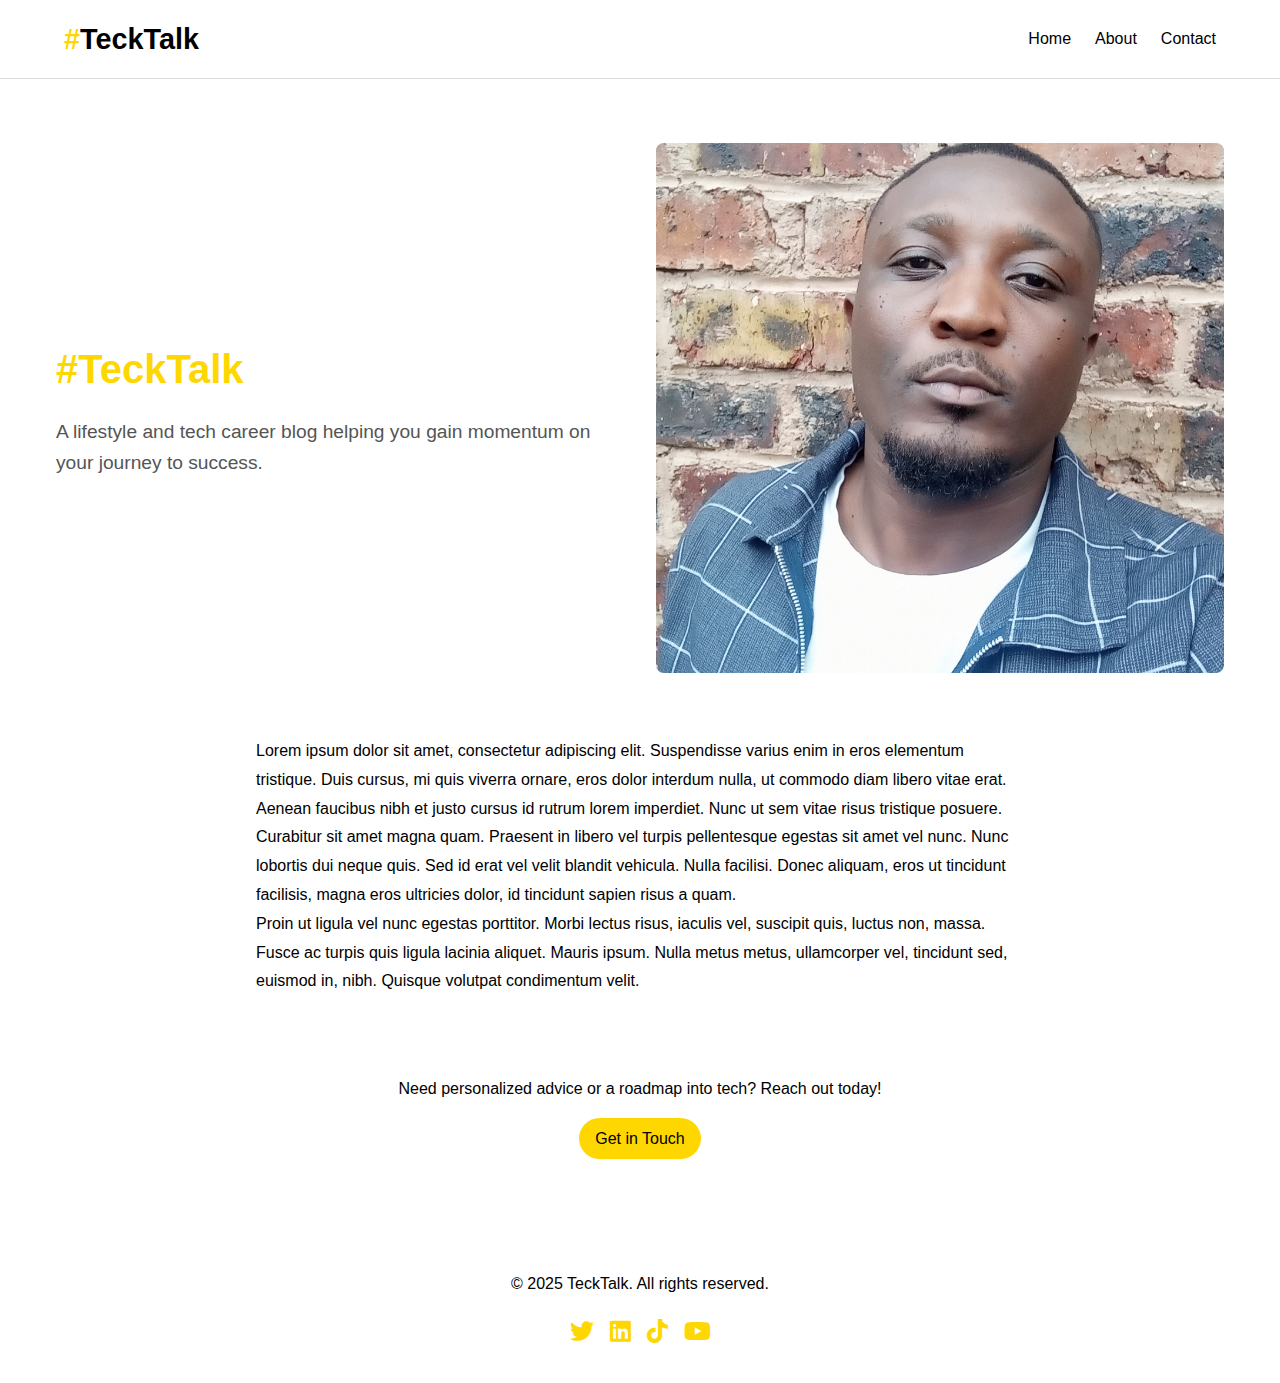
<file: about.html>
<!DOCTYPE html>
<html lang="en">
<head>
  <meta charset="UTF-8">
  <meta name="viewport" content="width=device-width, initial-scale=1.0">
  <title>TeckTalk</title>
  <link href="https://fonts.googleapis.com/css2?family=Inter:wght@400;700&display=swap" rel="stylesheet">
  <link rel="stylesheet" href="styles/style.css">
  <link rel="stylesheet" href="https://cdnjs.cloudflare.com/ajax/libs/font-awesome/5.15.4/css/all.min.css">
</head>
<body>
  <header class="navbar">
    <div class="container">
      <h1 class="logo"><span class="hashtag">#</span>TeckTalk</h1>
      <button class="hamburger" id="hamburger-btn">&#9776;</button>
      <nav>
        <ul class="nav-links">
          <li><a href="index.html">Home</a></li>
          <li><a href="about.html">About</a></li>
          <li><a href="contact.html">Contact</a></li>
        </ul>
      </nav>
    </div>
  </header>

  <section class="hero">
    <div class="hero-text">
      <h2>#TeckTalk</h2>
      <p>A lifestyle and tech career blog helping you gain momentum on your journey to success.</p>
    </div>
    <div class="profile-image">
      <img src="images/profile-image.jpg" alt="Profile Image">
    </div>
  </section>

  <section class="article-content">
    <p>Lorem ipsum dolor sit amet, consectetur adipiscing elit. Suspendisse varius enim in eros elementum tristique. Duis cursus, mi quis viverra ornare, eros dolor interdum nulla, ut commodo diam libero vitae erat. Aenean faucibus nibh et justo cursus id rutrum lorem imperdiet. Nunc ut sem vitae risus tristique posuere.</p>
    <p>Curabitur sit amet magna quam. Praesent in libero vel turpis pellentesque egestas sit amet vel nunc. Nunc lobortis dui neque quis. Sed id erat vel velit blandit vehicula. Nulla facilisi. Donec aliquam, eros ut tincidunt facilisis, magna eros ultricies dolor, id tincidunt sapien risus a quam.</p>
    <p>Proin ut ligula vel nunc egestas porttitor. Morbi lectus risus, iaculis vel, suscipit quis, luctus non, massa. Fusce ac turpis quis ligula lacinia aliquet. Mauris ipsum. Nulla metus metus, ullamcorper vel, tincidunt sed, euismod in, nibh. Quisque volutpat condimentum velit.</p>
  </section>

  <section class="reach-out">
    <p>Need personalized advice or a roadmap into tech? Reach out today!</p>
    <a href="contact.html" class="btn">Get in Touch</a>
  </section>

  <footer>
    <div class="footer-container">
      <p>&copy; 2025 TeckTalk. All rights reserved.</p>
      <div class="social-icons">
        <a href="#" aria-label="Twitter"><i class="fab fa-twitter"></i></a>
        <a href="#" aria-label="LinkedIn"><i class="fab fa-linkedin"></i></a>
        <a href="#" aria-label="TikTok"><i class="fab fa-tiktok"></i></a>
        <a href="#" aria-label="YouTube"><i class="fab fa-youtube"></i></a>
      </div>
    </div>
  </footer>

  <script src="scripts/main.js"></script>
</body>
</html>
</file>
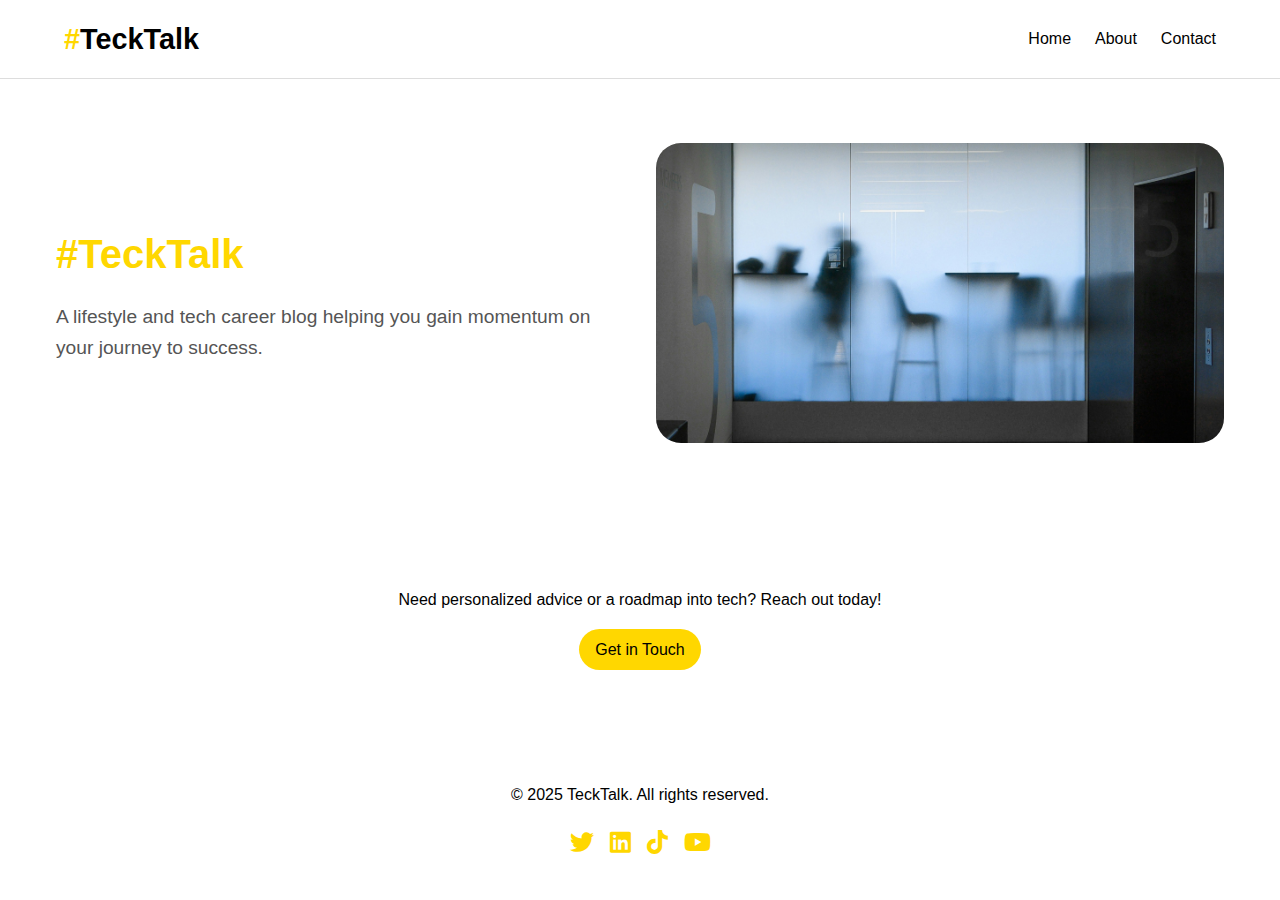
<file: contact.html>
<!DOCTYPE html>
<html lang="en">
<head>
  <meta charset="UTF-8">
  <meta name="viewport" content="width=device-width, initial-scale=1.0">
  <title>TeckTalk</title>
  <link href="https://fonts.googleapis.com/css2?family=Inter:wght@400;700&display=swap" rel="stylesheet">
  <link rel="stylesheet" href="styles/style.css">
  <link rel="stylesheet" href="https://cdnjs.cloudflare.com/ajax/libs/font-awesome/5.15.4/css/all.min.css">
</head>
<body>
  <header class="navbar">
    <div class="container">
      <h1 class="logo"><span class="hashtag">#</span>TeckTalk</h1>
      <button class="hamburger" id="hamburger-btn">&#9776;</button>
      <nav>
        <ul class="nav-links">
          <li><a href="index.html">Home</a></li>
          <li><a href="about.html">About</a></li>
          <li><a href="contact.html">Contact</a></li>
        </ul>
      </nav>
    </div>
  </header>

  <section class="hero">
    <div class="hero-text">
      <h2>#TeckTalk</h2>
      <p>A lifestyle and tech career blog helping you gain momentum on your journey to success.</p>
    </div>
    <div class="hero-image">
      <img src="images/hero-image.jpg" alt="Hero Image">
    </div>
  </section>

  <section class="reach-out">
    <p>Need personalized advice or a roadmap into tech? Reach out today!</p>
    <a href="contact.html" class="btn">Get in Touch</a>
  </section>

  <footer>
    <div class="footer-container">
      <p>&copy; 2025 TeckTalk. All rights reserved.</p>
      <div class="social-icons">
        <a href="#" aria-label="Twitter"><i class="fab fa-twitter"></i></a>
        <a href="#" aria-label="LinkedIn"><i class="fab fa-linkedin"></i></a>
        <a href="#" aria-label="TikTok"><i class="fab fa-tiktok"></i></a>
        <a href="#" aria-label="YouTube"><i class="fab fa-youtube"></i></a>
      </div>
    </div>
  </footer>

  <script src="scripts/main.js"></script>
</body>
</html>
</file>
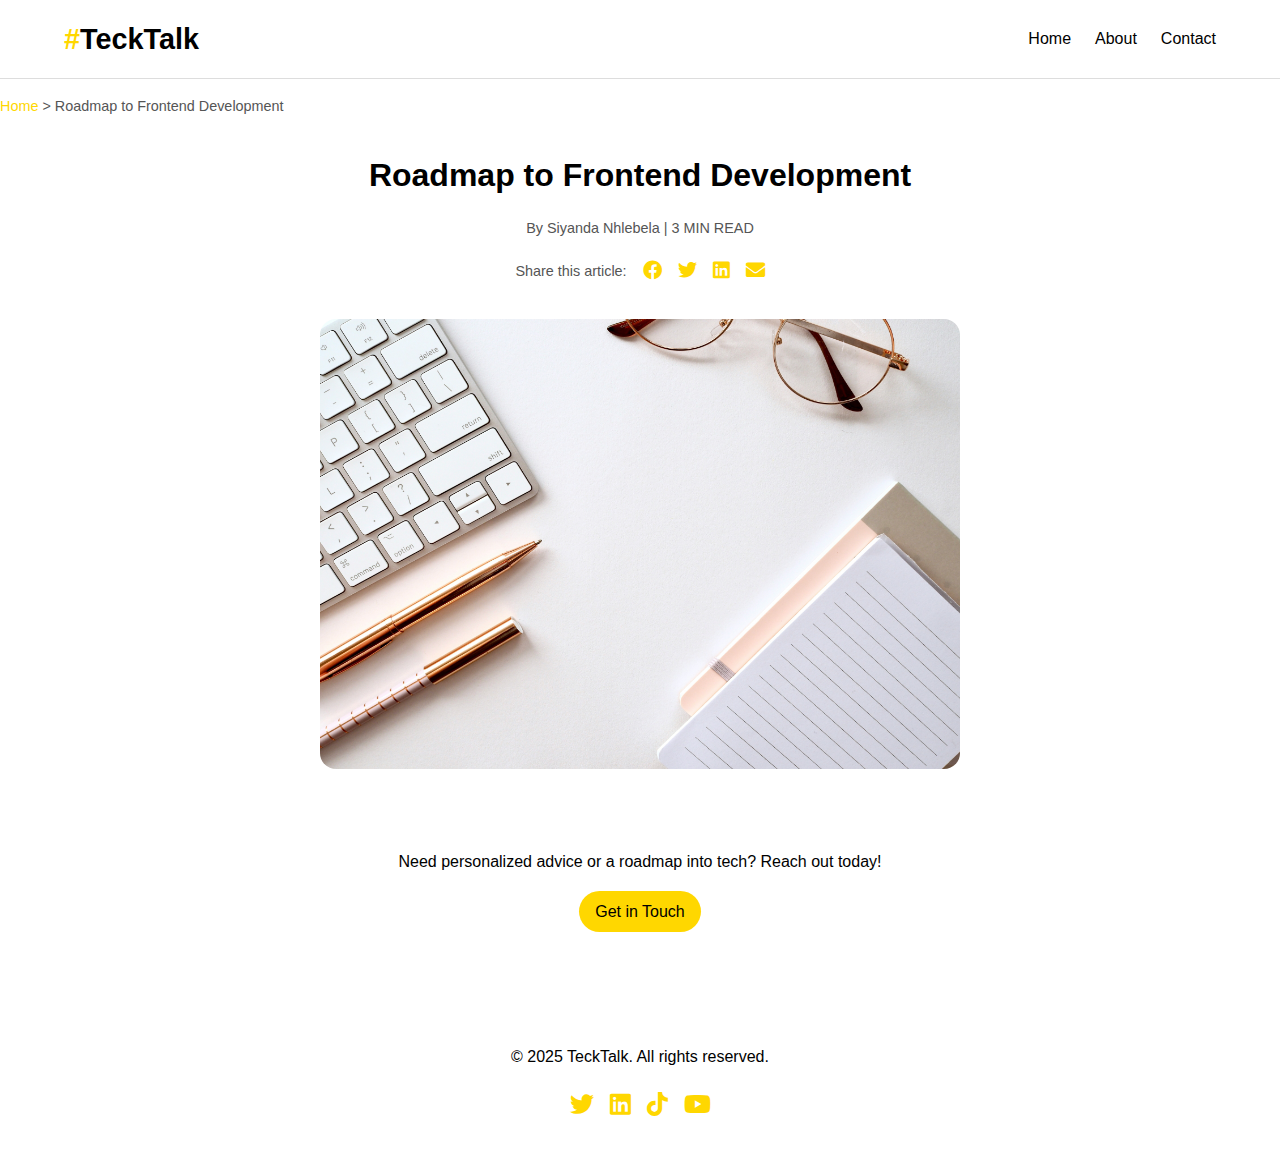
<file: articles/article1.html>
<!DOCTYPE html>
<html lang="en">
<head>
  <meta charset="UTF-8">
  <meta name="viewport" content="width=device-width, initial-scale=1.0">
  <title>Roadmap to Frontend Development</title>
  <link href="https://fonts.googleapis.com/css2?family=Inter:wght@400;700&display=swap" rel="stylesheet">
  <link rel="stylesheet" href="../styles/style.css">
  <link rel="stylesheet" href="https://cdnjs.cloudflare.com/ajax/libs/font-awesome/5.15.4/css/all.min.css">
</head>
<body>
  <header class="navbar">
    <div class="container">
      <h1 class="logo"><span class="hashtag">#</span>TeckTalk</h1>
      <nav>
        <ul class="nav-links">
          <li><a href="../index.html">Home</a></li>
          <li><a href="../about.html">About</a></li>
          <li><a href="../contact.html">Contact</a></li>
        </ul>
      </nav>
    </div>
  </header>

  <main class="article">
    <div class="breadcrumb">
      <a href="../index.html">Home</a> > Roadmap to Frontend Development
    </div>

    <section class="article-header">
      <h1>Roadmap to Frontend Development</h1>
      <p class="meta">By Siyanda Nhlebela | 3 MIN READ</p>
      <div class="social-share">
        <span>Share this article:</span>
        <a href="#" aria-label="Share on Facebook"><i class="fab fa-facebook"></i></a>
        <a href="#" aria-label="Share on Twitter"><i class="fab fa-twitter"></i></a>
        <a href="#" aria-label="Share on LinkedIn"><i class="fab fa-linkedin"></i></a>
        <a href="#" aria-label="Share via Email"><i class="fas fa-envelope"></i></a>
      </div>
    </section>

    <section class="article-image">
      <img src="../images/latest1.jpg" alt="Is it worth learning programming in the age of vibe coding?">
    </section>

  </main>


  <section class="reach-out">
    <p>Need personalized advice or a roadmap into tech? Reach out today!</p>
    <a href="../contact.html" class="btn">Get in Touch</a>
  </section>

  <footer>
    <div class="footer-container">
      <p>&copy; 2025 TeckTalk. All rights reserved.</p>
      <div class="social-icons">
        <a href="#" aria-label="Twitter"><i class="fab fa-twitter"></i></a>
        <a href="#" aria-label="LinkedIn"><i class="fab fa-linkedin"></i></a>
        <a href="#" aria-label="TikTok"><i class="fab fa-tiktok"></i></a>
        <a href="#" aria-label="YouTube"><i class="fab fa-youtube"></i></a>
      </div>
    </div>
  </footer>
</body>
</html>
</file>
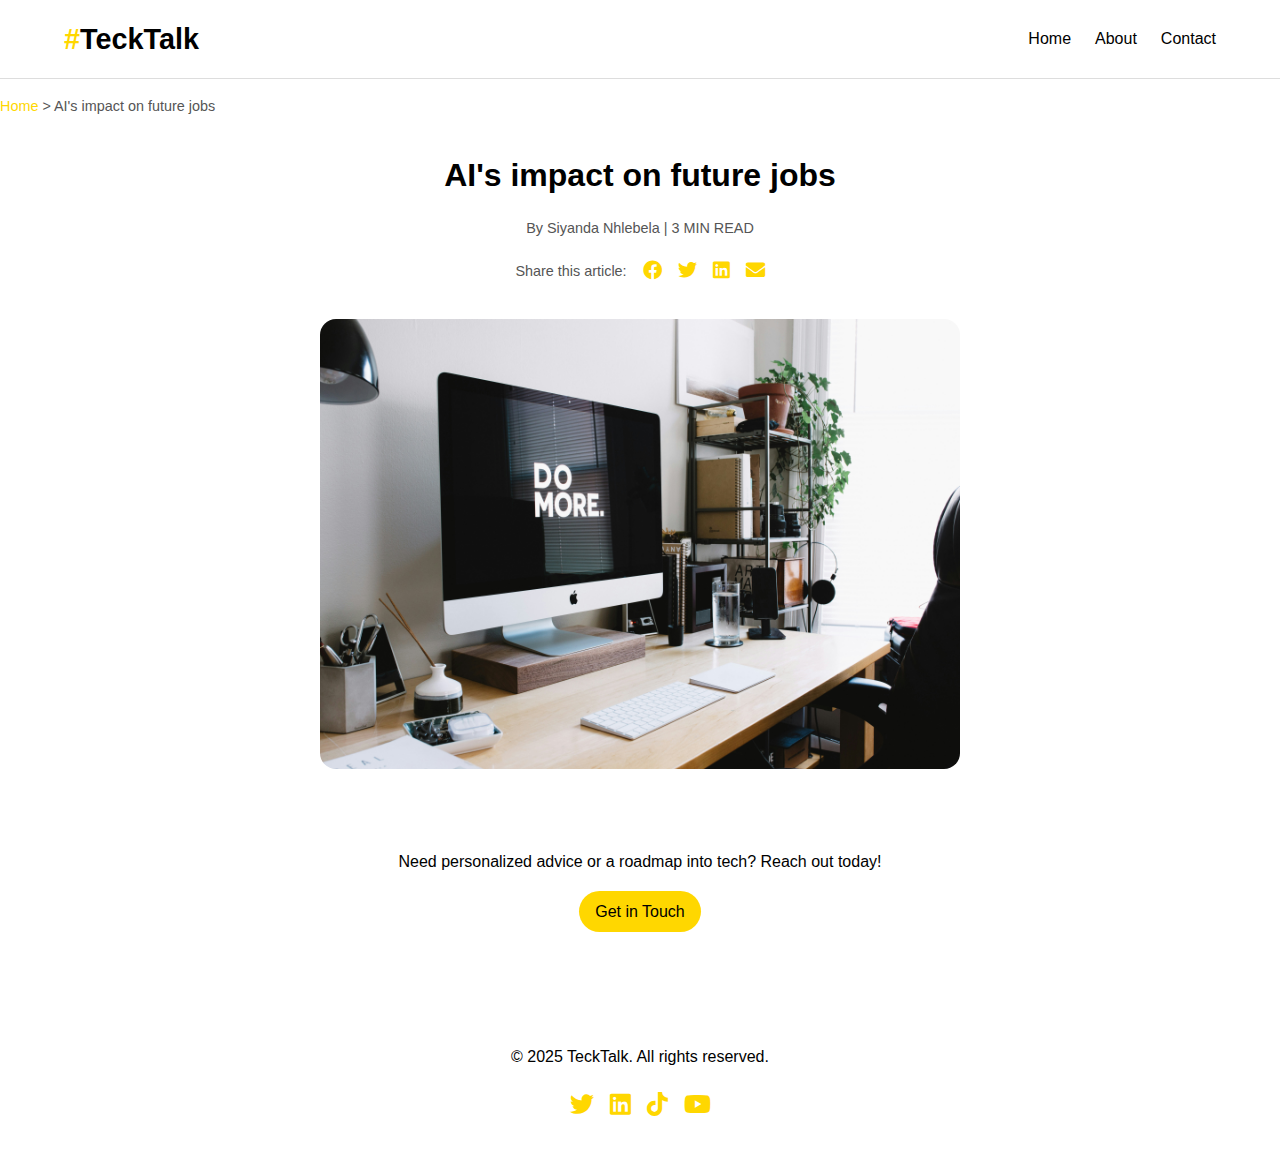
<file: articles/article2.html>
<!DOCTYPE html>
<html lang="en">
<head>
  <meta charset="UTF-8">
  <meta name="viewport" content="width=device-width, initial-scale=1.0">
  <title>AI's impact on future jobs</title>
  <link href="https://fonts.googleapis.com/css2?family=Inter:wght@400;700&display=swap" rel="stylesheet">
  <link rel="stylesheet" href="../styles/style.css">
  <link rel="stylesheet" href="https://cdnjs.cloudflare.com/ajax/libs/font-awesome/5.15.4/css/all.min.css">
</head>
<body>
  <header class="navbar">
    <div class="container">
      <h1 class="logo"><span class="hashtag">#</span>TeckTalk</h1>
      <nav>
        <ul class="nav-links">
          <li><a href="../index.html">Home</a></li>
          <li><a href="../about.html">About</a></li>
          <li><a href="../contact.html">Contact</a></li>
        </ul>
      </nav>
    </div>
  </header>

  <main class="article">
    <div class="breadcrumb">
      <a href="../index.html">Home</a> > AI's impact on future jobs
    </div>

    <section class="article-header">
      <h1>AI's impact on future jobs</h1>
      <p class="meta">By Siyanda Nhlebela | 3 MIN READ</p>
      <div class="social-share">
        <span>Share this article:</span>
        <a href="#" aria-label="Share on Facebook"><i class="fab fa-facebook"></i></a>
        <a href="#" aria-label="Share on Twitter"><i class="fab fa-twitter"></i></a>
        <a href="#" aria-label="Share on LinkedIn"><i class="fab fa-linkedin"></i></a>
        <a href="#" aria-label="Share via Email"><i class="fas fa-envelope"></i></a>
      </div>
    </section>

    <section class="article-image">
      <img src="../images/latest2.jpg" alt="Is it worth learning programming in the age of vibe coding?">
    </section>

  
  </main>


  <section class="reach-out">
    <p>Need personalized advice or a roadmap into tech? Reach out today!</p>
    <a href="../contact.html" class="btn">Get in Touch</a>
  </section>

  <footer>
    <div class="footer-container">
      <p>&copy; 2025 TeckTalk. All rights reserved.</p>
      <div class="social-icons">
        <a href="#" aria-label="Twitter"><i class="fab fa-twitter"></i></a>
        <a href="#" aria-label="LinkedIn"><i class="fab fa-linkedin"></i></a>
        <a href="#" aria-label="TikTok"><i class="fab fa-tiktok"></i></a>
        <a href="#" aria-label="YouTube"><i class="fab fa-youtube"></i></a>
      </div>
    </div>
  </footer>
</body>
</html>
</file>
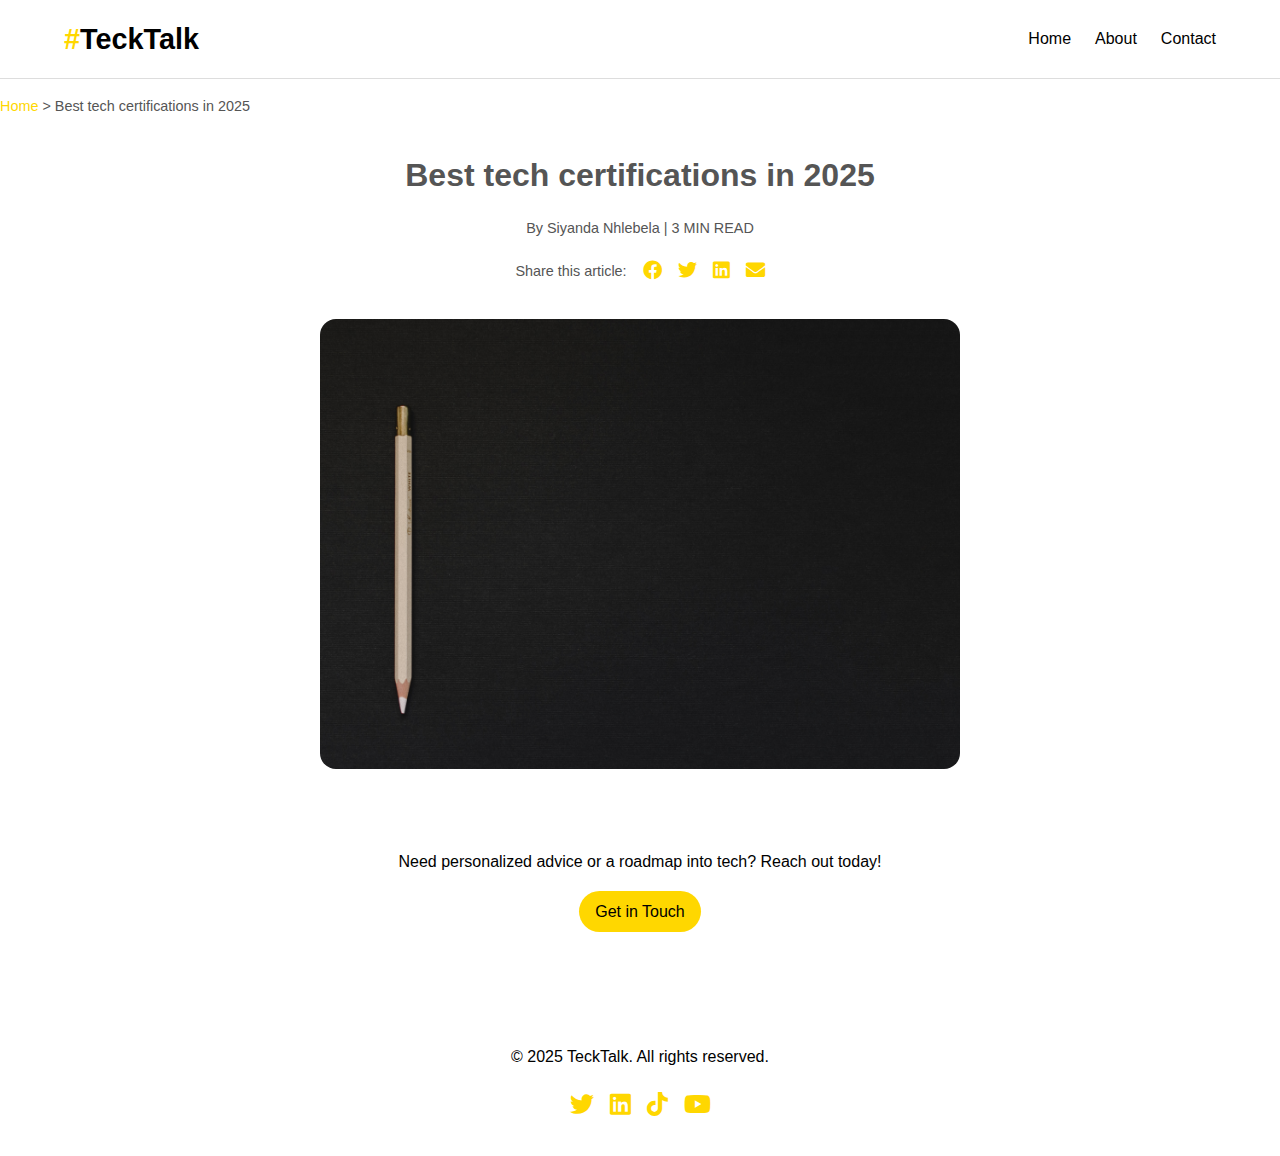
<file: articles/article3.html>
<!DOCTYPE html>
<html lang="en">
<head>
  <meta charset="UTF-8">
  <meta name="viewport" content="width=device-width, initial-scale=1.0">
  <title>Best tech certifications in 2025</title>
  <link href="https://fonts.googleapis.com/css2?family=Inter:wght@400;700&display=swap" rel="stylesheet">
  <link rel="stylesheet" href="../styles/style.css">
  <link rel="stylesheet" href="https://cdnjs.cloudflare.com/ajax/libs/font-awesome/5.15.4/css/all.min.css">
</head>
<body>
  <header class="navbar">
    <div class="container">
      <h1 class="logo"><span class="hashtag">#</span>TeckTalk</h1>
      <nav>
        <ul class="nav-links">
          <li><a href="../index.html">Home</a></li>
          <li><a href="../about.html">About</a></li>
          <li><a href="../contact.html">Contact</a></li>
        </ul>
      </nav>
    </div>
  </header>

  <main class="article">
    <div class="breadcrumb">
      <a href="../index.html">Home</a> > Best tech certifications in 2025

    <section class="article-header">
      <h1>Best tech certifications in 2025</h1>
      <p class="meta">By Siyanda Nhlebela | 3 MIN READ</p>
      <div class="social-share">
        <span>Share this article:</span>
        <a href="#" aria-label="Share on Facebook"><i class="fab fa-facebook"></i></a>
        <a href="#" aria-label="Share on Twitter"><i class="fab fa-twitter"></i></a>
        <a href="#" aria-label="Share on LinkedIn"><i class="fab fa-linkedin"></i></a>
        <a href="#" aria-label="Share via Email"><i class="fas fa-envelope"></i></a>
      </div>
    </section>

    <section class="article-image">
      <img src="../images/latest3.jpg" alt="Is it worth learning programming in the age of vibe coding?">
    </section>

   
  </main>


  <section class="reach-out">
    <p>Need personalized advice or a roadmap into tech? Reach out today!</p>
    <a href="../contact.html" class="btn">Get in Touch</a>
  </section>

  <footer>
    <div class="footer-container">
      <p>&copy; 2025 TeckTalk. All rights reserved.</p>
      <div class="social-icons">
        <a href="#" aria-label="Twitter"><i class="fab fa-twitter"></i></a>
        <a href="#" aria-label="LinkedIn"><i class="fab fa-linkedin"></i></a>
        <a href="#" aria-label="TikTok"><i class="fab fa-tiktok"></i></a>
        <a href="#" aria-label="YouTube"><i class="fab fa-youtube"></i></a>
      </div>
    </div>
  </footer>
</body>
</html>
</file>
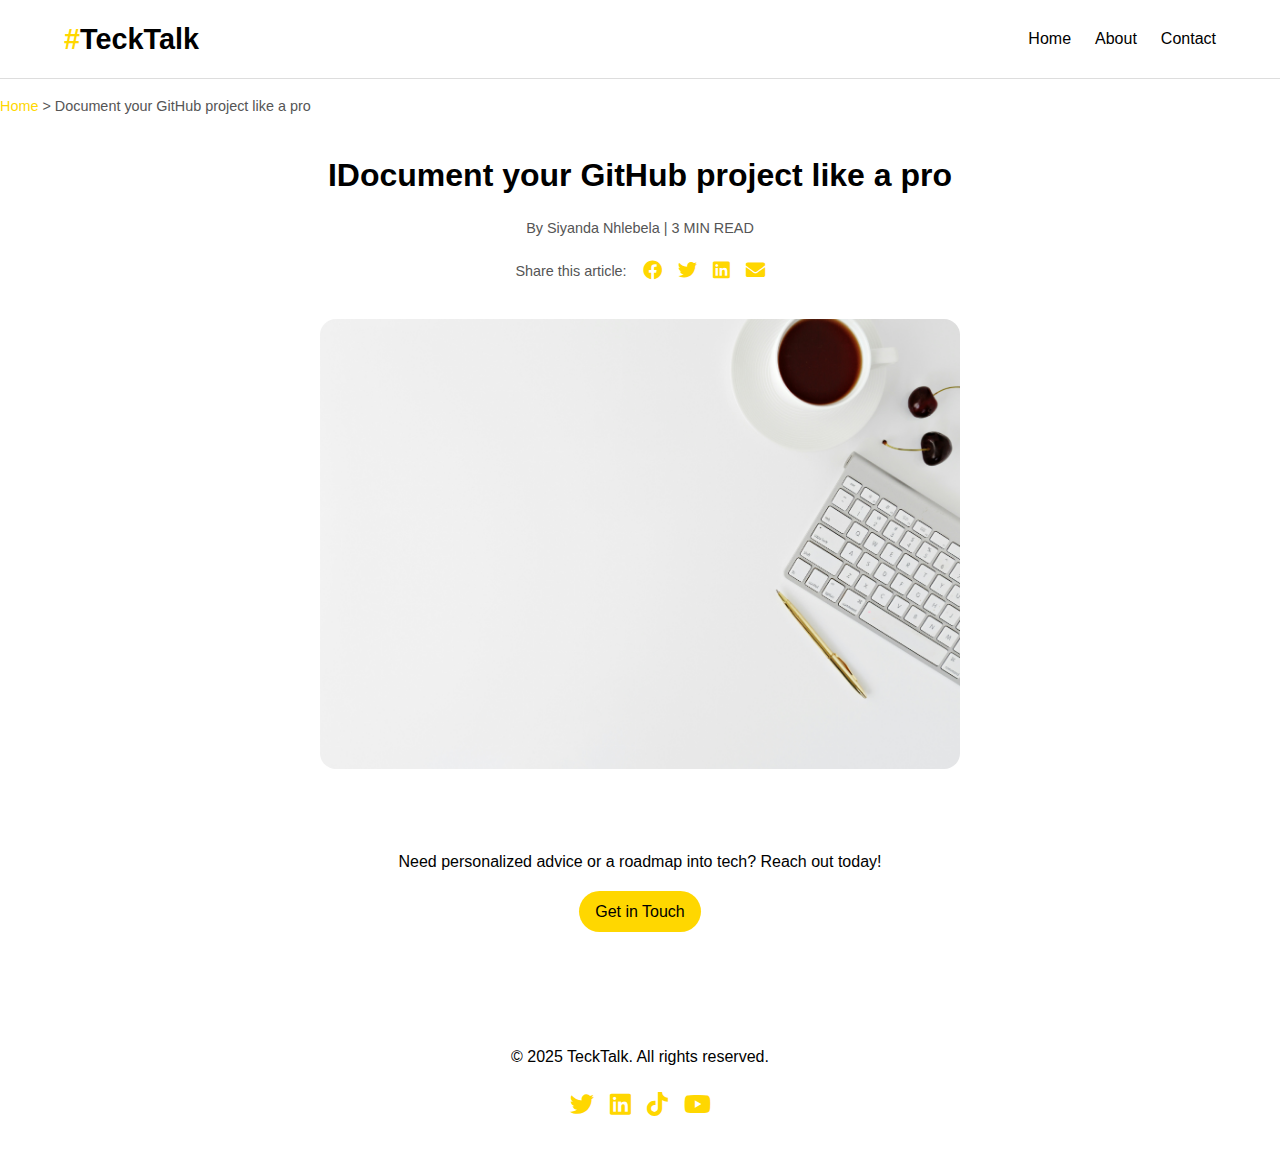
<file: articles/article4.html>
<!DOCTYPE html>
<html lang="en">
<head>
  <meta charset="UTF-8">
  <meta name="viewport" content="width=device-width, initial-scale=1.0">
  <title>Document your GitHub project like a pro</title>
  <link href="https://fonts.googleapis.com/css2?family=Inter:wght@400;700&display=swap" rel="stylesheet">
  <link rel="stylesheet" href="../styles/style.css">
  <link rel="stylesheet" href="https://cdnjs.cloudflare.com/ajax/libs/font-awesome/5.15.4/css/all.min.css">
</head>
<body>
  <header class="navbar">
    <div class="container">
      <h1 class="logo"><span class="hashtag">#</span>TeckTalk</h1>
      <nav>
        <ul class="nav-links">
          <li><a href="../index.html">Home</a></li>
          <li><a href="../about.html">About</a></li>
          <li><a href="../contact.html">Contact</a></li>
        </ul>
      </nav>
    </div>
  </header>

  <main class="article">
    <div class="breadcrumb">
      <a href="../index.html">Home</a> > Document your GitHub project like a pro
    </div>

    <section class="article-header">
      <h1>IDocument your GitHub project like a pro</h1>
      <p class="meta">By Siyanda Nhlebela | 3 MIN READ</p>
      <div class="social-share">
        <span>Share this article:</span>
        <a href="#" aria-label="Share on Facebook"><i class="fab fa-facebook"></i></a>
        <a href="#" aria-label="Share on Twitter"><i class="fab fa-twitter"></i></a>
        <a href="#" aria-label="Share on LinkedIn"><i class="fab fa-linkedin"></i></a>
        <a href="#" aria-label="Share via Email"><i class="fas fa-envelope"></i></a>
      </div>
    </section>

    <section class="article-image">
      <img src="../images/latest4.jpg" alt="Is it worth learning programming in the age of vibe coding?">
    </section>

  </main>


  <section class="reach-out">
    <p>Need personalized advice or a roadmap into tech? Reach out today!</p>
    <a href="../contact.html" class="btn">Get in Touch</a>
  </section>

  <footer>
    <div class="footer-container">
      <p>&copy; 2025 TeckTalk. All rights reserved.</p>
      <div class="social-icons">
        <a href="#" aria-label="Twitter"><i class="fab fa-twitter"></i></a>
        <a href="#" aria-label="LinkedIn"><i class="fab fa-linkedin"></i></a>
        <a href="#" aria-label="TikTok"><i class="fab fa-tiktok"></i></a>
        <a href="#" aria-label="YouTube"><i class="fab fa-youtube"></i></a>
      </div>
    </div>
  </footer>
</body>
</html>
</file>
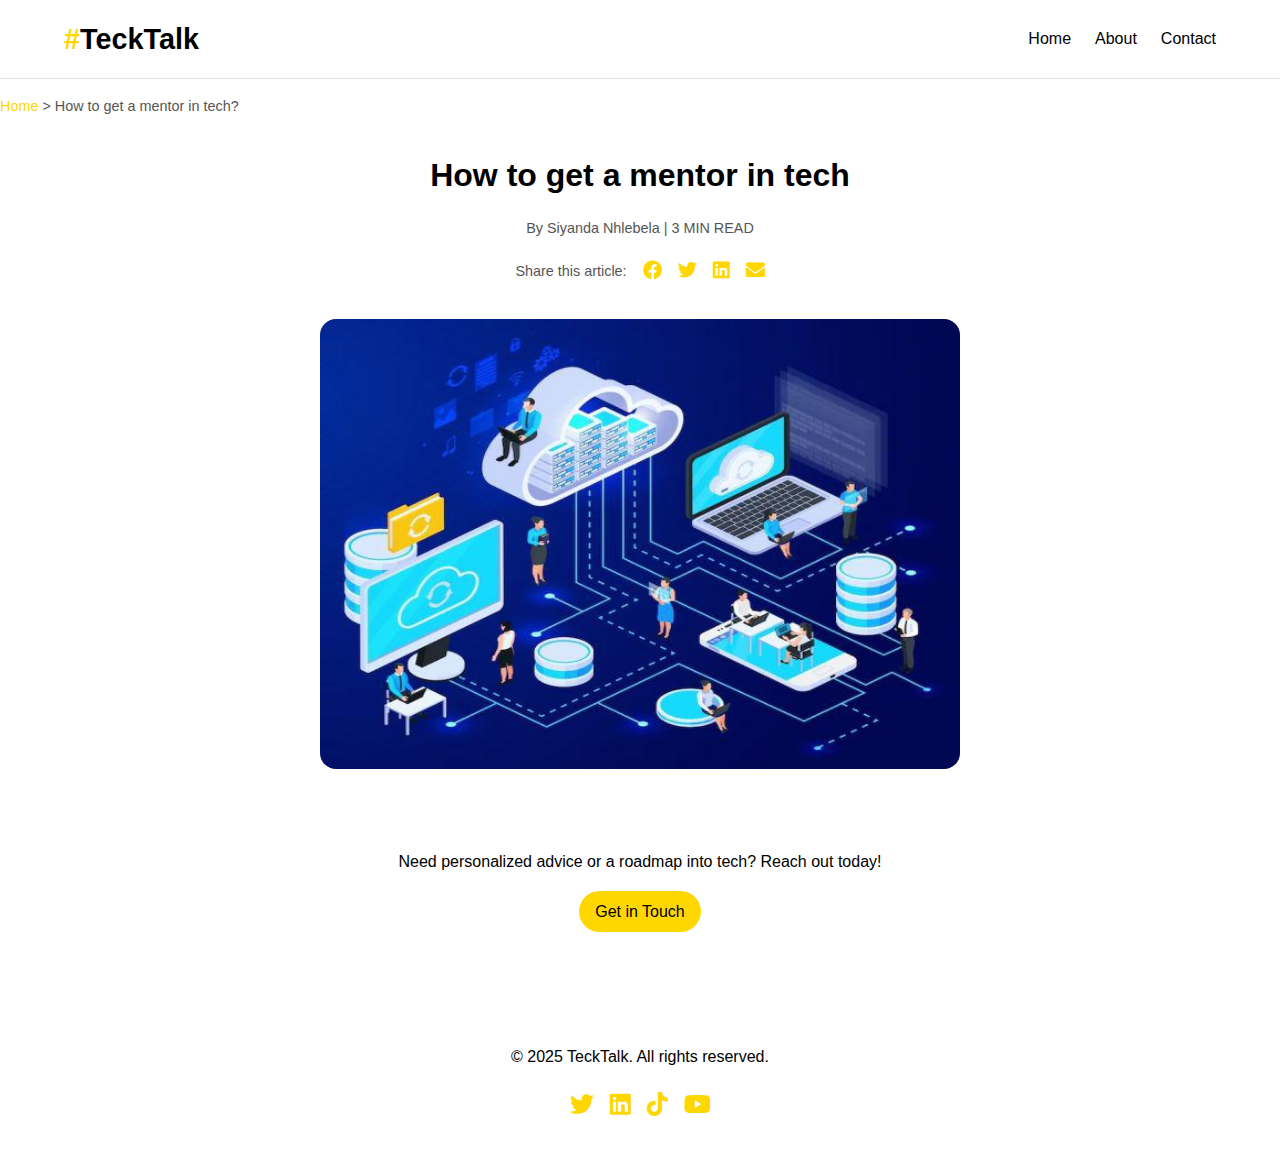
<file: articles/article5.html>
<!DOCTYPE html>
<html lang="en">
<head>
  <meta charset="UTF-8">
  <meta name="viewport" content="width=device-width, initial-scale=1.0">
  <title>How to get a mentor in tech</title>
  <link href="https://fonts.googleapis.com/css2?family=Inter:wght@400;700&display=swap" rel="stylesheet">
  <link rel="stylesheet" href="../styles/style.css">
  <link rel="stylesheet" href="https://cdnjs.cloudflare.com/ajax/libs/font-awesome/5.15.4/css/all.min.css">
</head>
<body>
  <header class="navbar">
    <div class="container">
      <h1 class="logo"><span class="hashtag">#</span>TeckTalk</h1>
      <nav>
        <ul class="nav-links">
          <li><a href="../index.html">Home</a></li>
          <li><a href="../about.html">About</a></li>
          <li><a href="../contact.html">Contact</a></li>
        </ul>
      </nav>
    </div>
  </header>

  <main class="article">
    <div class="breadcrumb">
      <a href="../index.html">Home</a> > How to get a mentor in tech?
    </div>

    <section class="article-header">
      <h1>How to get a mentor in tech</h1>
      <p class="meta">By Siyanda Nhlebela | 3 MIN READ</p>
      <div class="social-share">
        <span>Share this article:</span>
        <a href="#" aria-label="Share on Facebook"><i class="fab fa-facebook"></i></a>
        <a href="#" aria-label="Share on Twitter"><i class="fab fa-twitter"></i></a>
        <a href="#" aria-label="Share on LinkedIn"><i class="fab fa-linkedin"></i></a>
        <a href="#" aria-label="Share via Email"><i class="fas fa-envelope"></i></a>
      </div>
    </section>

    <section class="article-image">
      <img src="../images/latest5.jpg" alt="Is it worth learning programming in the age of vibe coding?">
    </section>

  </main>


  <section class="reach-out">
    <p>Need personalized advice or a roadmap into tech? Reach out today!</p>
    <a href="../contact.html" class="btn">Get in Touch</a>
  </section>

  <footer>
    <div class="footer-container">
      <p>&copy; 2025 TeckTalk. All rights reserved.</p>
      <div class="social-icons">
        <a href="#" aria-label="Twitter"><i class="fab fa-twitter"></i></a>
        <a href="#" aria-label="LinkedIn"><i class="fab fa-linkedin"></i></a>
        <a href="#" aria-label="TikTok"><i class="fab fa-tiktok"></i></a>
        <a href="#" aria-label="YouTube"><i class="fab fa-youtube"></i></a>
      </div>
    </div>
  </footer>
</body>
</html>
</file>
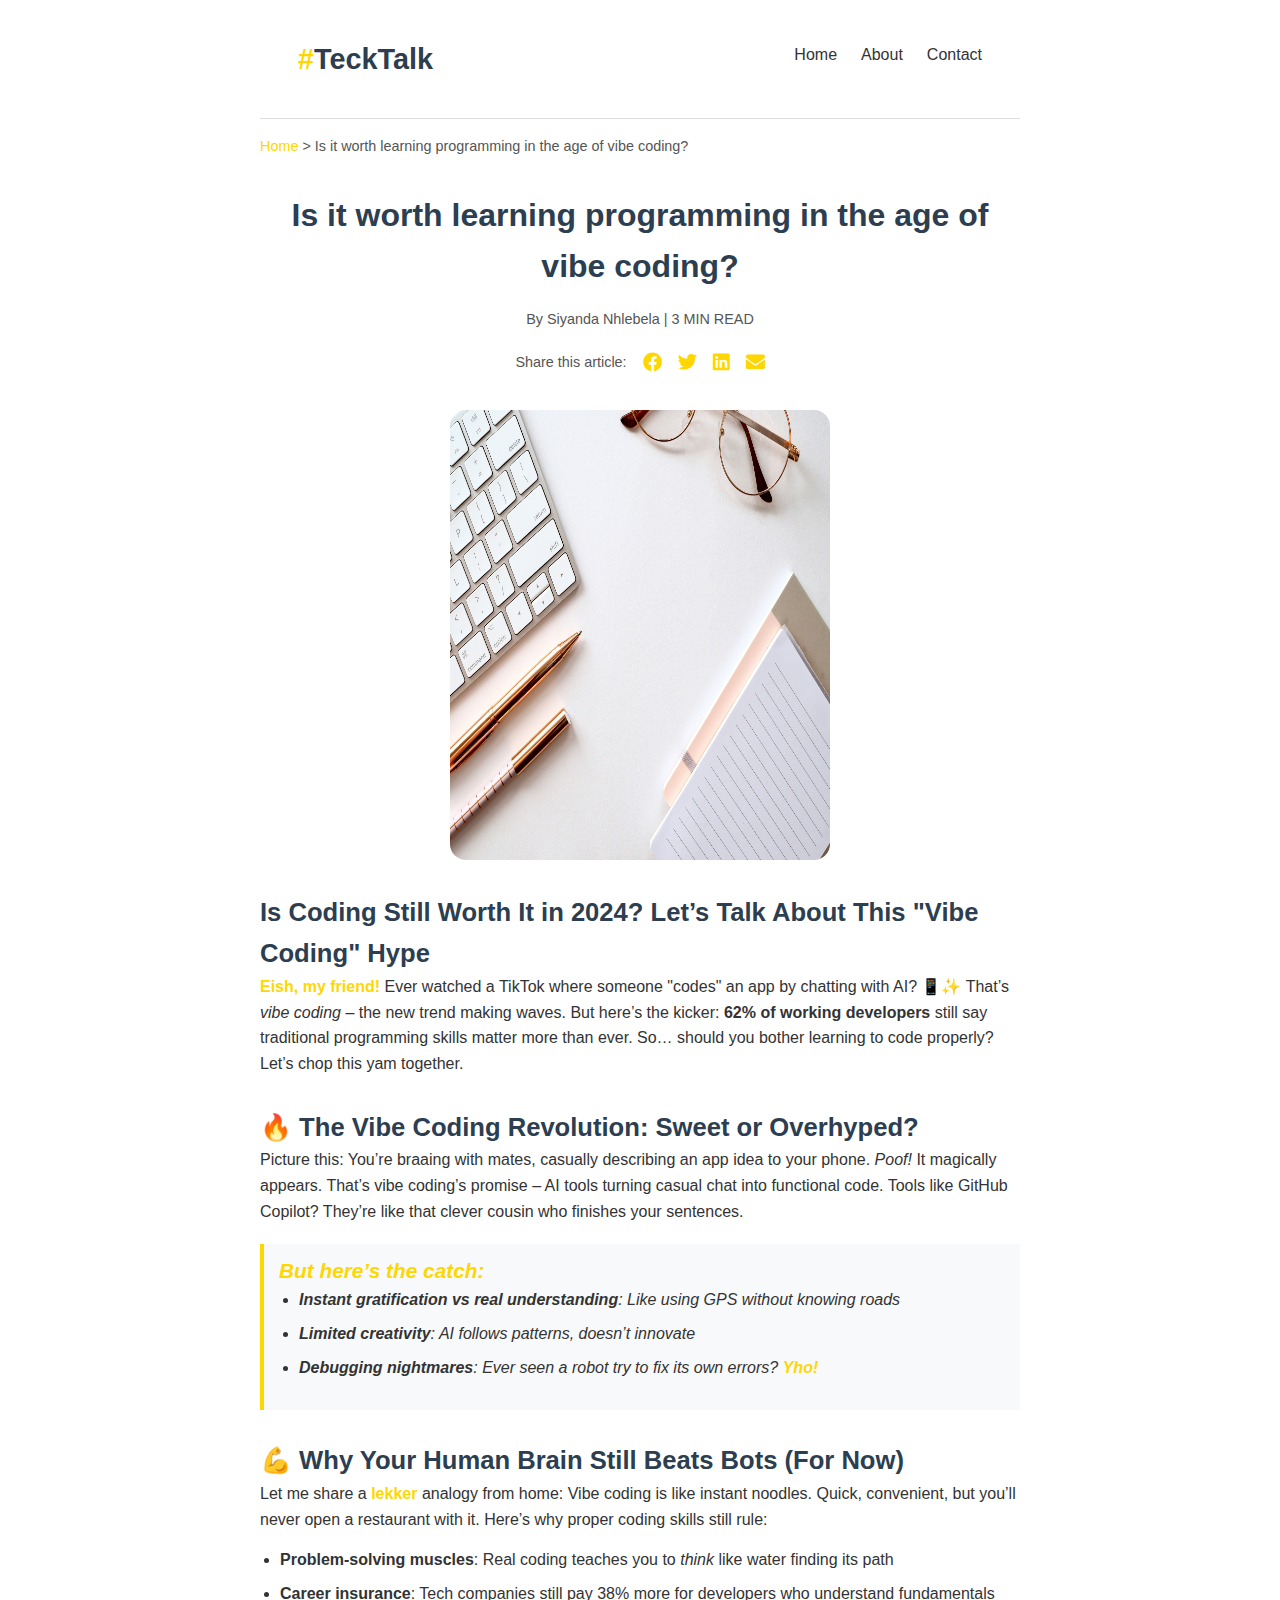
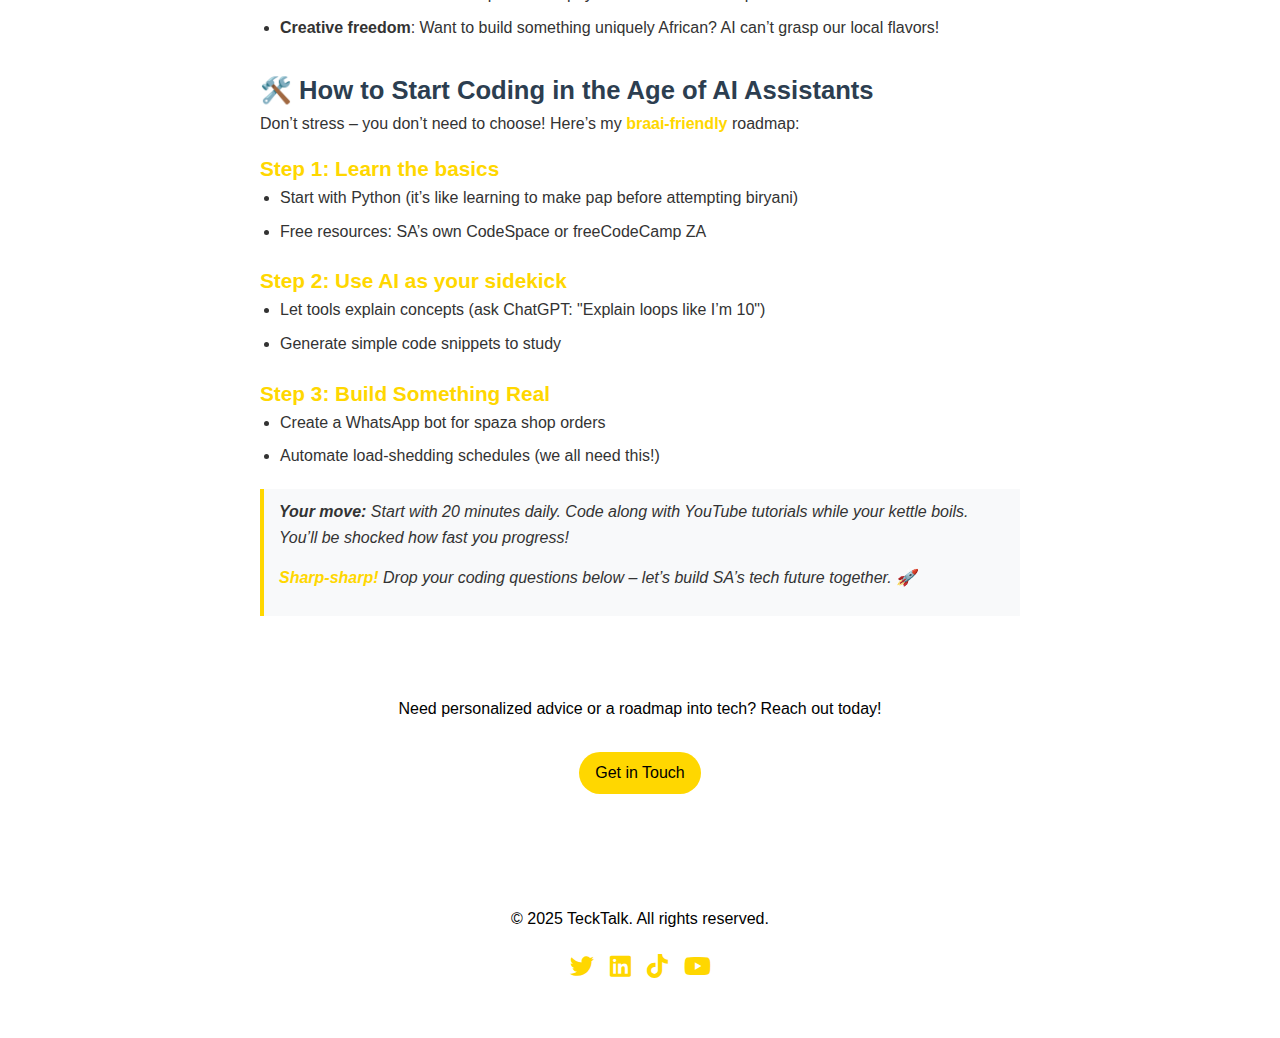
<file: articles/featuredarticle1.html>
<!DOCTYPE html>
<html lang="en">
<head>
  <meta charset="UTF-8">
  <meta name="viewport" content="width=device-width, initial-scale=1.0">
  <meta name="description" content="Discover if learning programming is still valuable in 2024's AI era. South African perspective on vibe coding vs real coding skills.">
  <title>Is it worth learning programming in the age of vibe coding?</title>
  <link href="https://fonts.googleapis.com/css2?family=Inter:wght@400;700&display=swap" rel="stylesheet">
  <link rel="stylesheet" href="../styles/style.css">
  <link rel="stylesheet" href="https://cdnjs.cloudflare.com/ajax/libs/font-awesome/5.15.4/css/all.min.css">
    <style>
        body {
            font-family: 'Segoe UI', Tahoma, Geneva, Verdana, sans-serif;
            line-height: 1.6;
            color: #333;
            max-width: 800px;
            margin: 0 auto;
            padding: 20px;
        }
        h1 {
            color: #2c3e50;
            font-size: 2.2em;
            margin-bottom: 20px;
        }
        h2 {
            color: #2c3e50;
            margin-top: 30px;
            font-size: 1.6em;
        }
        h3 {
            color: #ffd700;
            font-size: 1.3em;
        }
        p {
            margin-bottom: 15px;
        }
        ul {
            margin-bottom: 20px;
            padding-left: 20px;
        }
        li {
            margin-bottom: 8px;
        }
        .pro-tip {
            background-color: #f8f9fa;
            border-left: 4px solid #ffd700;
            padding: 10px 15px;
            margin: 20px 0;
            font-style: italic;
        }
        .emoji {
            font-size: 1.2em;
            margin-right: 5px;
        }
        .cultural-ref {
            color: #ffd700;
            font-weight: bold;
        }
        code {
            background: #f2f2f2;
            padding: 2px 5px;
            border-radius: 3px;
            font-family: monospace;
        }
    </style>
</head>
<body>
  <header class="navbar">
    <div class="container">
      <h1 class="logo"><span class="hashtag">#</span>TeckTalk</h1>
      <nav>
        <ul class="nav-links">
          <li><a href="../index.html">Home</a></li>
          <li><a href="../about.html">About</a></li>
          <li><a href="../contact.html">Contact</a></li>
        </ul>
      </nav>
    </div>
  </header>

  <main class="article">
    <div class="breadcrumb">
      <a href="../index.html">Home</a> > Is it worth learning programming in the age of vibe coding?
    </div>

    <section class="article-header">
      <h1>Is it worth learning programming in the age of vibe coding?</h1>
      <p class="meta">By Siyanda Nhlebela | 3 MIN READ</p>
      <div class="social-share">
        <span>Share this article:</span>
        <a href="#" aria-label="Share on Facebook"><i class="fab fa-facebook"></i></a>
        <a href="#" aria-label="Share on Twitter"><i class="fab fa-twitter"></i></a>
        <a href="#" aria-label="Share on LinkedIn"><i class="fab fa-linkedin"></i></a>
        <a href="#" aria-label="Share via Email"><i class="fas fa-envelope"></i></a>
      </div>
    </section>

    <section class="article-image">
      <img src="../images/latest1.jpg" alt="Is it worth learning programming in the age of vibe coding?">
    </section>

  </main>

  <article>
    <header>
        <h2>Is Coding Still Worth It in 2024? Let’s Talk About This "Vibe Coding" Hype</h1>
    </header>

    <section>
        <p><span class="cultural-ref">Eish, my friend!</span> Ever watched a TikTok where someone "codes" an app by chatting with AI? 📱✨ That’s <em>vibe coding</em> – the new trend making waves. But here’s the kicker: <strong>62% of working developers</strong> still say traditional programming skills matter more than ever. So… should you bother learning to code properly? Let’s chop this yam together.</p>
    </section>

    <section>
        <h2>🔥 The Vibe Coding Revolution: Sweet or Overhyped?</h2>
        <p>Picture this: You’re braaing with mates, casually describing an app idea to your phone. <em>Poof!</em> It magically appears. That’s vibe coding’s promise – AI tools turning casual chat into functional code. Tools like GitHub Copilot? They’re like that clever cousin who finishes your sentences.</p>
        
        <div class="pro-tip">
            <h3>But here’s the catch:</h3>
            <ul>
                <li><strong>Instant gratification vs real understanding</strong>: Like using GPS without knowing roads</li>
                <li><strong>Limited creativity</strong>: AI follows patterns, doesn’t <em>innovate</em></li>
                <li><strong>Debugging nightmares</strong>: Ever seen a robot try to fix its own errors? <span class="cultural-ref">Yho!</span></li>
            </ul>
        </div>
    </section>

    <section>
        <h2>💪 Why Your Human Brain Still Beats Bots (For Now)</h2>
        <p>Let me share a <span class="cultural-ref">lekker</span> analogy from home: Vibe coding is like instant noodles. Quick, convenient, but you’ll never open a restaurant with it. Here’s why proper coding skills still rule:</p>
        
        <ul>
            <li><strong>Problem-solving muscles</strong>: Real coding teaches you to <em>think</em> like water finding its path</li>
            <li><strong>Career insurance</strong>: Tech companies still pay 38% more for developers who understand fundamentals</li>
            <li><strong>Creative freedom</strong>: Want to build something uniquely African? AI can’t grasp our local flavors!</li>
        </ul>
    </section>

    <section>
        <h2>🛠️ How to Start Coding in the Age of AI Assistants</h2>
        <p>Don’t stress – you don’t need to choose! Here’s my <span class="cultural-ref">braai-friendly</span> roadmap:</p>
        
        <h3>Step 1: Learn the basics</h3>
        <ul>
            <li>Start with Python (it’s like learning to make pap before attempting biryani)</li>
            <li>Free resources: SA’s own CodeSpace or freeCodeCamp ZA</li>
        </ul>
        
        <h3>Step 2: Use AI as your sidekick</h3>
        <ul>
            <li>Let tools explain concepts (ask ChatGPT: "Explain loops like I’m 10")</li>
            <li>Generate simple code snippets to study</li>
        </ul>

        <h3>Step 3: Build Something Real</h3>
        <ul>
            <li>Create a WhatsApp bot for spaza shop orders</li>
            <li>Automate load-shedding schedules (we all need this!)</li>
        </ul>

        <div class="pro-tip">
          <p><strong>Your move:</strong> Start with 20 minutes daily. Code along with YouTube tutorials while your kettle boils. You’ll be shocked how fast you progress!</p>
          <p><span class="cultural-ref">Sharp-sharp!</span> Drop your coding questions below – let’s build SA’s tech future together. 🚀</p>
      </div>

    </section>

    <section class="reach-out">
      <p>Need personalized advice or a roadmap into tech? Reach out today!</p>
      <a href="../contact.html" class="btn">Get in Touch</a>
    </section>

  <footer>
    <div class="footer-container">
      <p>&copy; 2025 TeckTalk. All rights reserved.</p>
      <div class="social-icons">
        <a href="#" aria-label="Twitter"><i class="fab fa-twitter"></i></a>
        <a href="#" aria-label="LinkedIn"><i class="fab fa-linkedin"></i></a>
        <a href="#" aria-label="TikTok"><i class="fab fa-tiktok"></i></a>
        <a href="#" aria-label="YouTube"><i class="fab fa-youtube"></i></a>
      </div>
    </div>
  </footer>
</body>
</html>
</file>
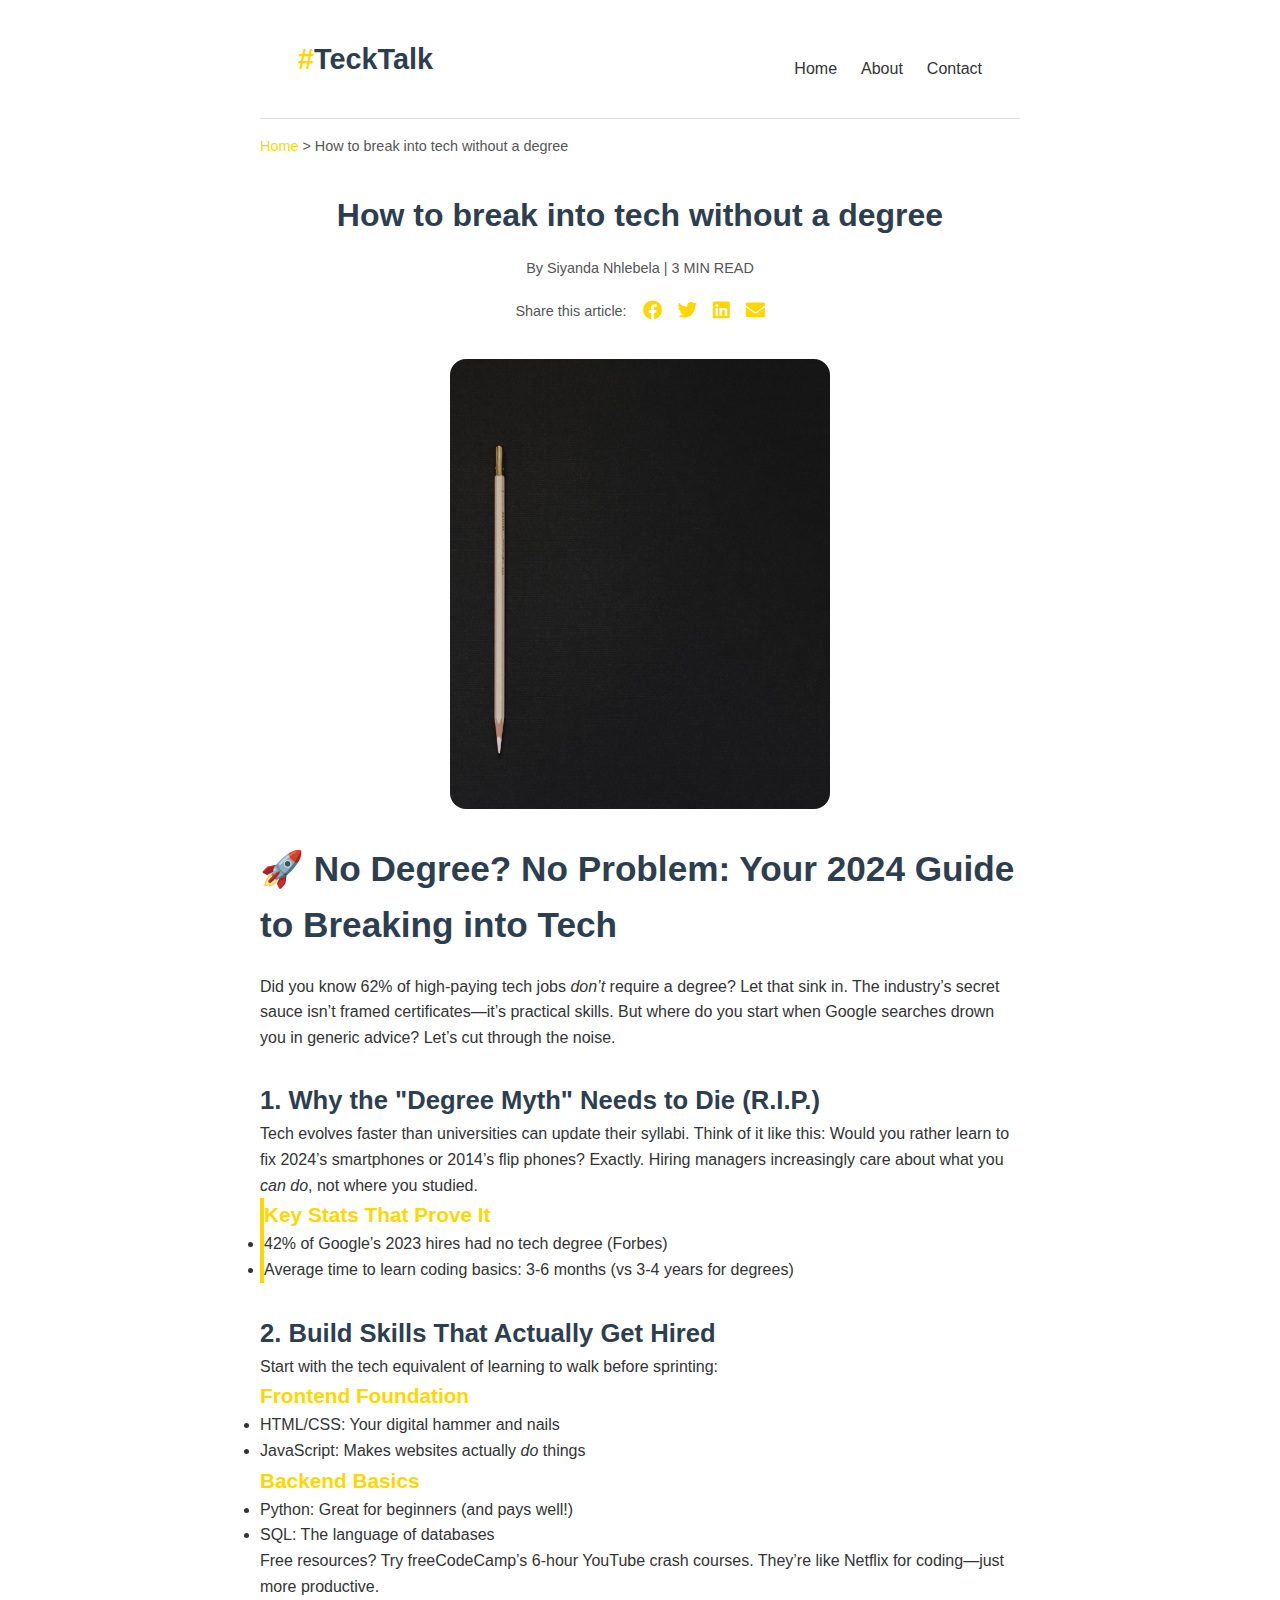
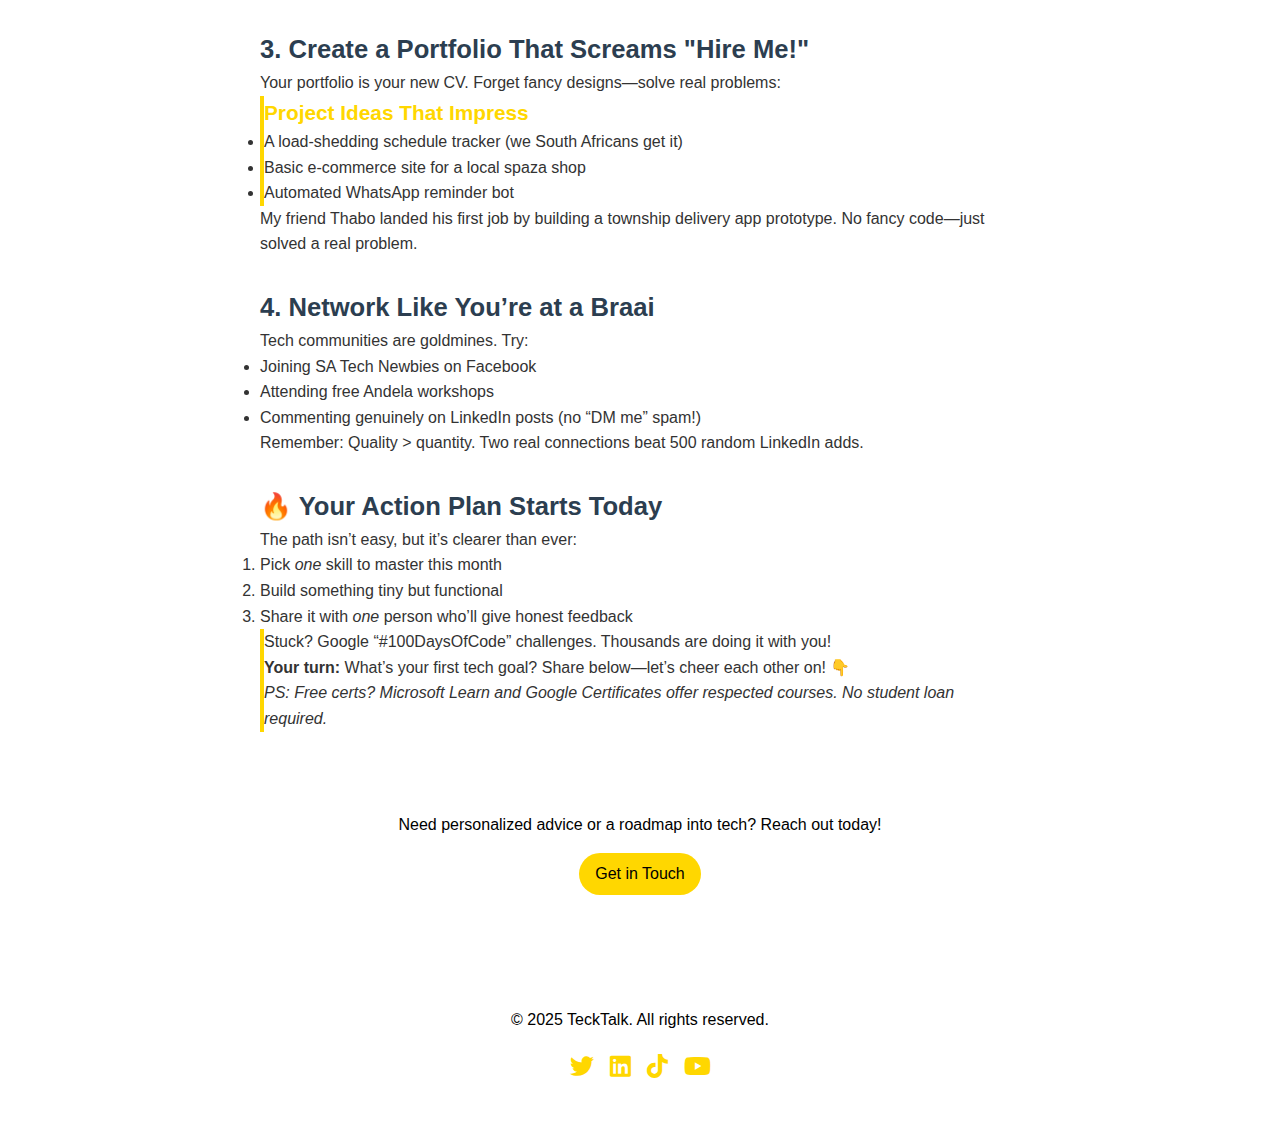
<file: articles/featuredarticle2.html>
<!DOCTYPE html>
  <html lang="en">
    <head>
      <meta charset="UTF-8">
      <meta name="viewport" content="width=device-width, initial-scale=1.0">
      <title>How to break into tech without a degree</title>
      <meta name="description" content="Learn how to launch a tech career without a degree using practical strategies, free resources, and real-world examples from a South African perspective">
      <link href="https://fonts.googleapis.com/css2?family=Inter:wght@400;700&display=swap" rel="stylesheet">
      <link rel="stylesheet" href="../styles/style.css">
      <link rel="stylesheet" href="https://cdnjs.cloudflare.com/ajax/libs/font-awesome/5.15.4/css/all.min.css">
      <style>
        body {
            font-family: 'Segoe UI', Tahoma, Geneva, Verdana, sans-serif;
            line-height: 1.6;
            color: #333;
            max-width: 800px;
            margin:  auto;
            padding: 20px;
        }
        h1, h2 {
            color: #2c3e50;
        }
        h1 {
            font-size: 2.2em;
            margin-bottom: 20px;
        }
        h2 {
            font-size: 1.6em;
            margin-top: 30px;
        }
        h3 {
            color: #ffd700;
            font-size: 1.3em;
        }
        .pro-tip {
            border-left: 4px solid #ffd700;
        }
      </style>
    </head>

    <body>
      <header class="navbar">
        <div class="container">
          <h1 class="logo"><span class="hashtag">#</span>TeckTalk</h1>
          <nav>
            <ul class="nav-links">
              <li><a href="../index.html">Home</a></li>
              <li><a href="../about.html">About</a></li>
              <li><a href="../contact.html">Contact</a></li>
            </ul>
          </nav>
        </div>
      </header>

      <main class="article">
        <div class="breadcrumb">
          <a href="../index.html">Home</a> > How to break into tech without a degree

        <section class="article-header">
          <h1>How to break into tech without a degree</h1>
          <p class="meta">By Siyanda Nhlebela | 3 MIN READ</p>
          <div class="social-share">
            <span>Share this article:</span>
            <a href="#" aria-label="Share on Facebook"><i class="fab fa-facebook"></i></a>
            <a href="#" aria-label="Share on Twitter"><i class="fab fa-twitter"></i></a>
            <a href="#" aria-label="Share on LinkedIn"><i class="fab fa-linkedin"></i></a>
            <a href="#" aria-label="Share via Email"><i class="fas fa-envelope"></i></a>
          </div>
        </section>

        <section class="article-image">
          <img src="../images/latest3.jpg" alt="How to break into tech without a degree">
        </section>
        
      </main>

      <article>
            <header>
                <h1>🚀 No Degree? No Problem: Your 2024 Guide to Breaking into Tech</h1>
            </header>

            <section>
                <p>Did you know 62% of high-paying tech jobs <em>don’t</em> require a degree? Let that sink in. The industry’s secret sauce isn’t framed certificates—it’s practical skills. But where do you start when Google searches drown you in generic advice? Let’s cut through the noise.</p>
            </section>

            <section>
                <h2>1. Why the "Degree Myth" Needs to Die (R.I.P.)</h2>
                <p>Tech evolves faster than universities can update their syllabi. Think of it like this: Would you rather learn to fix 2024’s smartphones or 2014’s flip phones? Exactly. Hiring managers increasingly care about what you <em>can do</em>, not where you studied.</p>
                
                <div class="pro-tip">
                    <h3>Key Stats That Prove It</h3>
                    <ul>
                        <li>42% of Google’s 2023 hires had no tech degree (Forbes)</li>
                        <li>Average time to learn coding basics: 3-6 months (vs 3-4 years for degrees)</li>
                    </ul>
                </div>
            </section>

            <section>
                <h2>2. Build Skills That Actually Get Hired</h2>
                <p>Start with the tech equivalent of learning to walk before sprinting:</p>
                
                <h3>Frontend Foundation</h3>
                <ul>
                    <li>HTML/CSS: Your digital hammer and nails</li>
                    <li>JavaScript: Makes websites actually <em>do</em> things</li>
                </ul>
                
                <h3>Backend Basics</h3>
                <ul>
                    <li>Python: Great for beginners (and pays well!)</li>
                    <li>SQL: The language of databases</li>
                </ul>
                
                <p>Free resources? Try freeCodeCamp’s 6-hour YouTube crash courses. They’re like Netflix for coding—just more productive.</p>
            </section>

            <section>
                <h2>3. Create a Portfolio That Screams "Hire Me!"</h2>
                <p>Your portfolio is your new CV. Forget fancy designs—solve real problems:</p>
                
                <div class="pro-tip">
                    <h3>Project Ideas That Impress</h3>
                    <ul>
                        <li>A load-shedding schedule tracker (we South Africans get it)</li>
                        <li>Basic e-commerce site for a local spaza shop</li>
                        <li>Automated WhatsApp reminder bot</li>
                    </ul>
                </div>
                
                <p>My friend Thabo landed his first job by building a township delivery app prototype. No fancy code—just solved a real problem.</p>
            </section>

            <section>
                <h2>4. Network Like You’re at a Braai</h2>
                <p>Tech communities are goldmines. Try:</p>
                <ul>
                    <li>Joining SA Tech Newbies on Facebook</li>
                    <li>Attending free Andela workshops</li>
                    <li>Commenting genuinely on LinkedIn posts (no “DM me” spam!)</li>
                </ul>
                
                <p>Remember: Quality > quantity. Two real connections beat 500 random LinkedIn adds.</p>
            </section>

            <section>
                <h2>🔥 Your Action Plan Starts Today</h2>
                <p>The path isn’t easy, but it’s clearer than ever:</p>
                <ol>
                    <li>Pick <em>one</em> skill to master this month</li>
                    <li>Build something tiny but functional</li>
                    <li>Share it with <em>one</em> person who’ll give honest feedback</li>
                </ol>
                
                <div class="pro-tip">
                    <p>Stuck? Google “#100DaysOfCode” challenges. Thousands are doing it with you!</p>
                    <p><strong>Your turn:</strong> What’s your first tech goal? Share below—let’s cheer each other on! 👇</p>
                    <p><em>PS: Free certs? Microsoft Learn and Google Certificates offer respected courses. No student loan required.</em></p>
                </div>
            </section>
      </article> 
    

      <section class="reach-out">
        <p>Need personalized advice or a roadmap into tech? Reach out today!</p>
        <a href="../contact.html" class="btn">Get in Touch</a>
      </section>

      <footer>
        <div class="footer-container">
          <p>&copy; 2025 TeckTalk. All rights reserved.</p>
          <div class="social-icons">
            <a href="#" aria-label="Twitter"><i class="fab fa-twitter"></i></a>
            <a href="#" aria-label="LinkedIn"><i class="fab fa-linkedin"></i></a>
            <a href="#" aria-label="TikTok"><i class="fab fa-tiktok"></i></a>
            <a href="#" aria-label="YouTube"><i class="fab fa-youtube"></i></a>
          </div>
        </div>
      </footer>
    </body>
  </html>
</file>
<file: styles/style.css>
/* General styles */
:root {
  --primary: #000;
  --accent: #ffd700;
  --bg-light: #f9f9f9;
  --text-gray: #555;
  --font-main: 'Segoe UI', Tahoma, Geneva, Verdana, sans-serif;
}

* {
  margin: 0;
  padding: 0;
  box-sizing: border-box;
}

body {
  font-family: var(--font-main);
  line-height: 1.6;
  color: var(--primary);
  background-color: #fff;
}

a {
  color: inherit;
  text-decoration: none;
}

.container {
  width: 90%;
  max-width: 1200px;
  margin: 0 auto;
}

/* Navbar */
.navbar {
  background-color: #fff;
  border-bottom: 1px solid #ddd;
  padding: 1rem 0;
}

.navbar .container {
  display: flex;
  justify-content: space-between;
  align-items: center;
}

.logo {
  font-size: 1.8rem;
  font-weight: 700;
}

.hashtag {
  color: var(--accent);
}

.nav-links {
  list-style: none;
  display: flex;
  gap: 1.5rem;
  transition: all 0.3s ease;
}

.nav-links.active {
  flex-direction: column;
  background-color: var(--bg-light); 
  padding: 1rem;
  border-radius: 8px; 
  width: 100%; 
  margin-top: 1rem;
}

.nav-links.active a {
  color: var(--accent); 
  font-weight: bold;
  text-decoration: none;
  transition: color 0.3s ease; 
}

.nav-links.active a:hover {
  color: var(--primary); 
}

.nav-links a:hover {
  color: var(--accent);
}

/* Hero Section */
.hero {
  display: flex;
  align-items: center;
  justify-content: space-between;
  padding: 4rem 1rem 4rem; 
  background-color: #fff; 
  max-width: 1200px; 
  margin: 0 auto; 
}

.hero-text {
  flex: 1;
  padding-right: 2rem;
}

.hero-text h2 {
  font-size: 2.5rem;
  color: var(--accent);
}

.hero-text p {
  font-size: 1.2rem;
  margin-top: 1rem;
  color: var(--text-gray);
}

.hero-image {
  flex: 1;
  height: 300px;
  background-color: #ddd;
  display: flex;
  justify-content: center;
  align-items: center;
  font-size: 1rem;
  color: #777;
  border-radius: 25px;
}


.hero-image img {
    width: 100%; 
    height: 100%; 
    object-fit: cover; 
    border-radius: 25px; 
}

/* About  */
.profile-image {
  flex: 1;
  height: 530px;
  background-color: #ddd;
  display: flex;
  justify-content: center;
  align-items: center;
  font-size: 1rem;
  color: #777;
  border-radius: 8px;
}

.profile-image img {
    width: 100%; 
    height: 100%; 
    object-fit: cover; 
    border-radius: 8px; 
}

/* Featured Section */
.featured {
  padding: 3rem 1rem; 
  background-color: #fff; 
}

/* Featured Section Title */
.featured h2 {
  font-size: 1.8rem;
  margin-bottom: 1rem; 
  text-align: center; 
  padding: 0; 
  margin-left: 1rem; 
  font-weight: 800;
}

/* Featured Section Grid */
.featured-container {
  display: grid; 
  grid-template-columns: repeat(auto-fit, minmax(360px, 1fr)); 
  gap: 2rem; 
  max-width: 1200px; 
  margin: 0 auto; 
  padding: 0 1rem; 
}

/* Featured Article */
.featured-article {
  background: #fff;
  padding: 1rem;
  border-radius: 6px;
  border: 1px solid #eee  /* Remove border ??*/
  display: flex;
  flex-direction: column;
  align-items: center;
  text-align: center;
}

/* Featured Article Image Placeholder */
.featured-article .img-placeholder {
  width: 100%;
  height: 300px;
  background-color: #ddd;
  margin-bottom: 1rem;
  border-radius: 25px; /* Increase border-radius?? original 6px */
  overflow: hidden;
}


.featured-article .img-placeholder img {
  width: 100%;
  height: 100%;
  object-fit: cover;  
  border-radius: 25px; /* Increase border-radius?? */
}

.featured-article a:hover {
  color: var(--accent); 
  text-decoration: underline; 
}

/* Responsive adjustments for smaller screens */
@media (max-width: 768px) {
  .featured-container {
    grid-template-columns: 1fr; 
    gap: 1.5rem; 
  }

  .featured-article {
    width: 100%; 
    max-width: none; 
    padding: 1rem; 
  }

  .featured-article .img-placeholder {
    height: 250px; 
  }
}

/* Latest Articles */
.latest {
  background-color: #fff; 
  padding: 3rem 1rem; 
  text-align:  center; 
}

/* Latest Section Title */
.latest h2 {
  font-size: 1.8rem;
  margin-bottom: 1rem; 
  text-align: center; 
  padding: 0; 
  margin-left: 1rem; 
  font-weight: 800;
}

.latest-grid {
  display: grid;
  grid-template-columns: repeat(auto-fit, minmax(360px, 1fr));
  gap: 1rem;
  max-width: 1200px; 
  margin: 0 auto; 
  padding: 0 1rem; 
}

.article-card {
  background: #fff;
  padding: 1rem;
  border: 1px solid #eee /* Remove border ??*/
  border-radius: 6px;
}

.article-card .img-placeholder {
  height: 250px;
  background-color: #ddd;
  margin-bottom: 1rem;
  border-radius: 25px; /* Increase border-radius?? */
}

/* Ensure latest article images fit their placeholders */
.article-card .img-placeholder img {
    width: 100%;  
    height: 100%; 
    object-fit: cover; 
    border-radius: 25px; /* Increase border-radius?? */
}

.article-card a:hover {
  color: var(--accent); 
  text-decoration: underline; 
}

.article-card p {
  font-size: 0.9rem;
  color: var(--text-gray);
  margin-top: 0.5rem;
}
/* Article Page Styles */

/* Breadcrumb */
.breadcrumb {
  font-size: 0.9rem;
  color: var(--text-gray);
  margin: 1rem 0;
}

.breadcrumb a {
  color: var(--accent);
  text-decoration: none;
}

.breadcrumb a:hover {
  text-decoration: underline;
}

/* Article Header */
.article-header {
  text-align: center;
  margin: 2rem 0;
}

.article-header h1 {
  font-size: 2rem;
  font-weight: bold;
  margin-bottom: 1rem;
}

.article-header .meta {
  font-size: 0.9rem;
  color: var(--text-gray);
  margin-bottom: 1rem;
}

.social-share {
  display: flex;
  justify-content: center;
  align-items: center;
  gap: 1rem;
}

.social-share span {
  font-size: 0.9rem;
  color: var(--text-gray);
}

.social-share a {
  color: var(--accent);
  font-size: 1.2rem;
  transition: color 0.3s ease;
}

.social-share a:hover {
  color: var(--primary);
}

/* Article Image */
.article-image img {
  width: 50%; /* Reduce the width to create space on either side */
  height: 50vh; /* Maintain the aspect ratio */
  border-radius: 16px; /* Add curves to the corners */
  margin: 2rem auto; /* Center the image and add vertical spacing */
  display: block; /* Ensure the image is treated as a block element */
}

/* Article Content */
.article-content {
  font-size: 1rem;
  line-height: 1.8;
  color: var(--primary);
  max-width: 800px;
  margin: 0 auto;
  padding: 0 1rem;
}
/* Reach Out Section */
.reach-out {
  padding: 2rem;
  text-align: center;
  background-color: #fff; 
  color: var(--primary);
  margin: 3rem 0; 
}

.reach-out .btn {
  background: var(--accent);
  color: #000;
  margin-top: 1rem;
  padding: 0.5rem 1rem;
  border-radius: 25px;
  font-size: 1rem;
  text-align: center;
  display: inline-block;
  transition: all 0.3s ease;
}

/* Responsive adjustments for the button */
@media (max-width: 768px) {
  .reach-out .btn {
    margin: 1rem auto; 
    display: block; 
    padding: 0.75rem 1.5rem; 
    font-size: 1.1rem; 
  }
}

/* Footer */
footer {
  background: #fff; 
  color: var(--primary);
  padding: 2rem 1rem;
  text-align: center;
  margin-top: 3rem;
}

/* Footer Social Icons */
footer .social-icons {
  margin-top: 1rem;
  display: flex;
  justify-content: center;
  gap: 1rem;
}

footer .social-icons a {
  color: var(--accent); 
  font-size: 1.5rem;
  transition: color 0.3s ease;
}

footer .social-icons a:hover {
  color: var(--primary); 
}

/* Mobile Responsiveness */
@media (max-width: 768px) {
  .navbar .container {
      flex-direction: column;
      align-items: flex-start;
  }

  .nav-links {
      flex-direction: column;
      width: 100%;
      margin-top: 1rem;
      gap: 1rem;
  }

  .hero {
      flex-direction: column;
      padding: 2rem 1rem;
  }

  .hero-text {
      padding: 0;
      text-align: center;
  }

  .hero-text h2 {
      font-size: 2rem;
  }

  .hero-image {
      margin-top: 2rem;
      height: 200px;
      width: 100%;
  }

  .featured-container {
      flex-direction: column;
      gap: 1.5rem;
  }

  .latest-grid {
      grid-template-columns: 1fr;
  }

  .featured h2,
  .latest h2 {
      text-align: center;
  }

  .reach-out p {
      font-size: 1rem;
  }

  .reach-out .btn {
      width: 100%;
      margin-top: 1rem;
  }

  footer {
      font-size: 0.9rem;
  }

  footer .social-icons {
      display: flex;
      justify-content: center;
      flex-wrap: wrap;
      margin-top: 1rem;
      gap: 0.5rem;
  }
}

/* Hamburger button styling */
.hamburger {
  display: none;
  font-size: 2rem;
  background: var(--primary); 
  border: none; 
  border-radius: 8px; 
  padding: 0.2rem 0.2rem; 
  cursor: pointer;
  color: #fff; 
  transition: background-color 0.3s ease, transform 0.3s ease; 
}

.hamburger:hover {
  background: var(--accent); 
  transform: scale(1.1); 
}

/* Show hamburger button on smaller screens */
@media (max-width: 768px) {
  .hamburger {
    display: block;
  }

  .nav-links {
      display: none;
      flex-direction: column;
      width: 100%;
      background-color: #222;
      margin-top: 1rem;
  }

  .nav-links.active {
      display: flex;
  }
}
</file>
